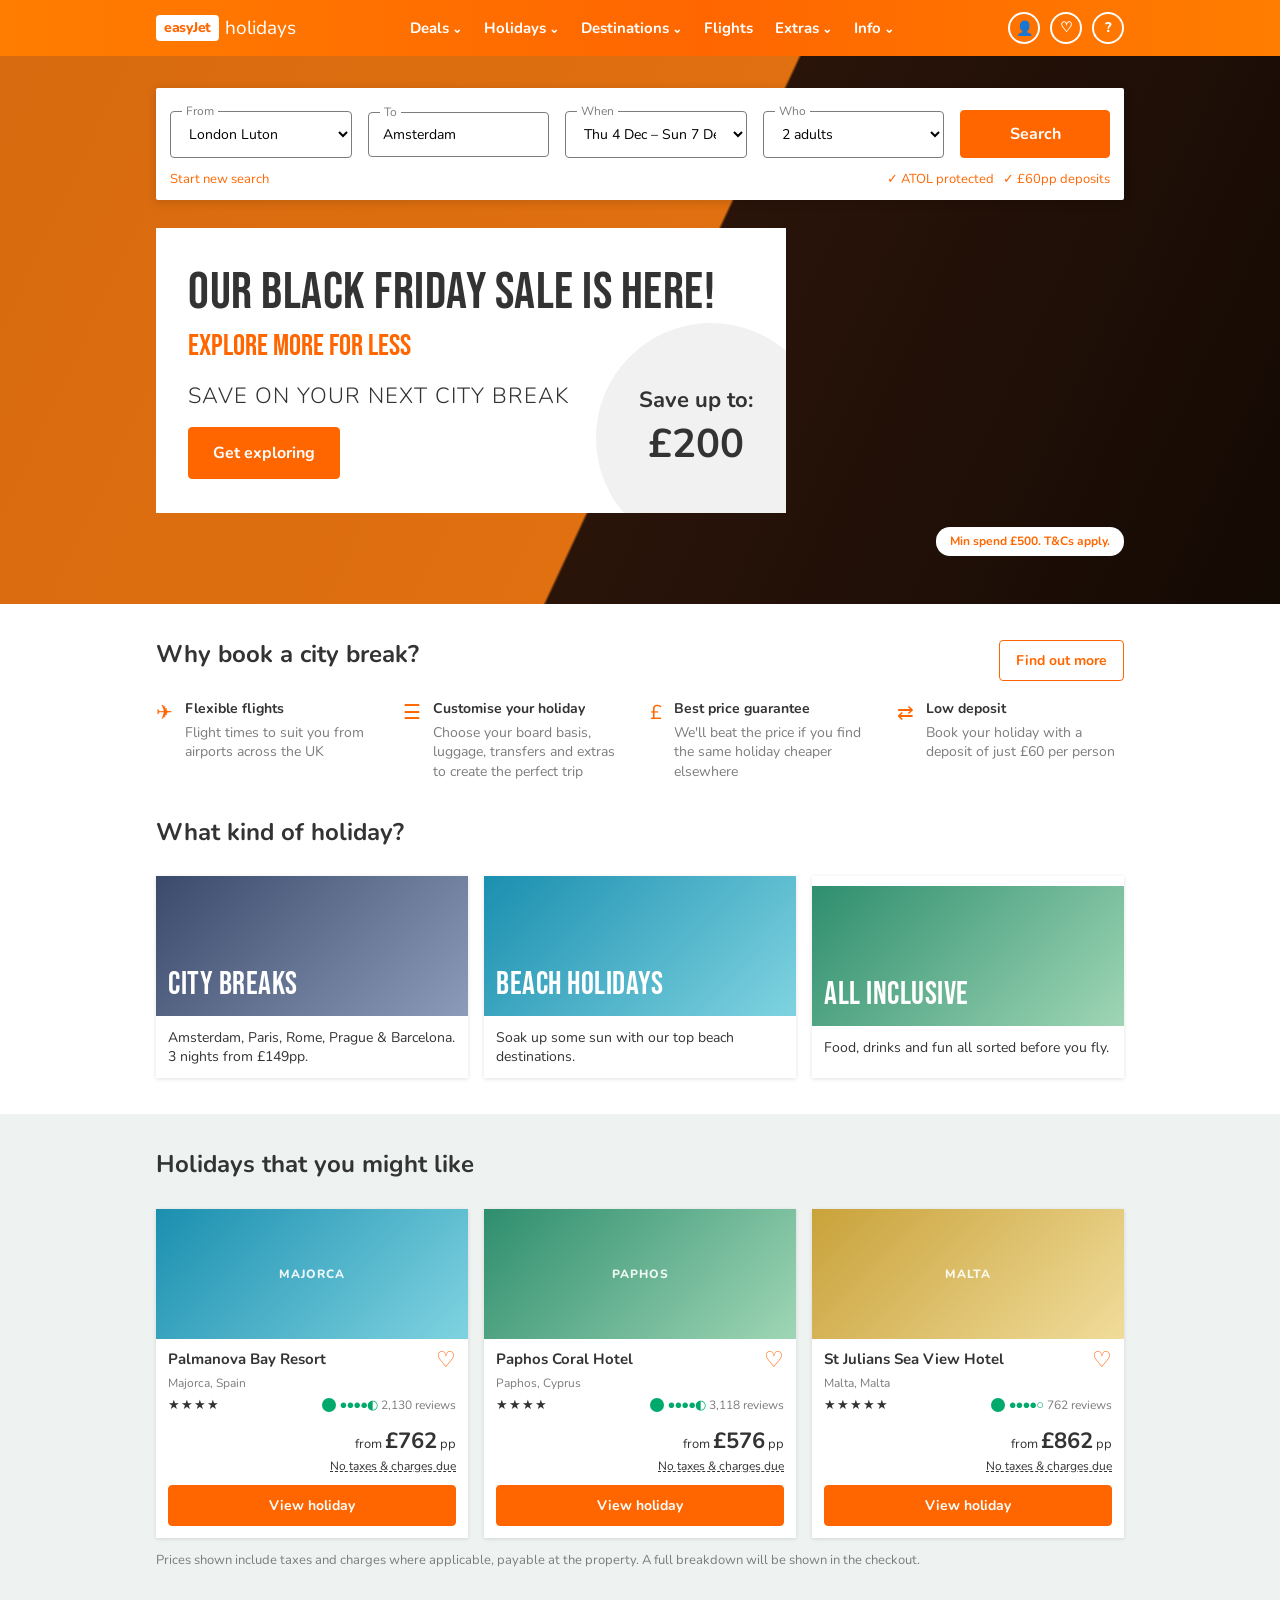
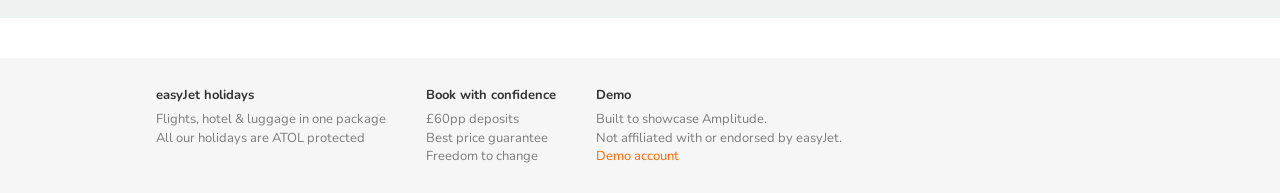
<file: index.html>
<!DOCTYPE html>
<html lang="en-GB">
<head>
<meta charset="utf-8">
<meta name="viewport" content="width=device-width, initial-scale=1">
<!-- Analytics + Session Replay (unified smart loader) -->
<script src="https://cdn.amplitude.com/script/58bdd4beb93faabbecaaf4258cff5f6d.js"></script>
<!-- Web Experiment — required for the visual editor to attach -->
<script src="https://cdn.amplitude.com/script/58bdd4beb93faabbecaaf4258cff5f6d.experiment.js"></script>
<!-- Guides & Surveys -->
<script src="https://cdn.amplitude.com/script/58bdd4beb93faabbecaaf4258cff5f6d.engagement.js"></script>
<script src="./assets/amp-init.js"></script>
<link rel="preconnect" href="https://fonts.googleapis.com">
<link rel="preconnect" href="https://fonts.gstatic.com" crossorigin>
<link href="https://fonts.googleapis.com/css2?family=Bebas+Neue&family=Nunito:wght@300;400;600;700;800&display=swap" rel="stylesheet">
<link rel="stylesheet" href="./assets/app.css">
<link rel="icon" href="data:image/svg+xml,%3Csvg xmlns='http://www.w3.org/2000/svg' viewBox='0 0 32 32'%3E%3Crect width='32' height='32' rx='6' fill='%23FF6600'/%3E%3Ctext x='16' y='22' font-size='16' text-anchor='middle' fill='white' font-family='Arial' font-weight='bold'%3Eej%3C/text%3E%3C/svg%3E">
<script src="./assets/app.js" defer></script>
<title>Holidays 2026 / 2027 | easyJet holidays</title>
</head>
<body data-page="home">
<div id="site-header"></div>
<main>
  <section class="hero"><div class="wrap">
    <div id="search-slot"></div>
    <div class="deal" id="deal-banner">
      <h2>Our Black Friday sale is here!</h2>
      <div class="sub">Explore more for less</div>
      <div class="line">Save on your next city break</div>
      <a class="btn" href="./results.html?type=City%20breaks" id="deal-cta">Get exploring</a>
      <div class="roundel">Save up to:<b>£200</b></div>
    </div>
    <div style="text-align:right"><span class="tc-pill">Min spend £500. T&amp;Cs apply.</span></div>
  </div></section>

  <section class="section" id="why"><div class="wrap">
    <div class="section-head"><h2>Why book a city break?</h2><a class="btn outline small" href="./results.html?type=City%20breaks">Find out more</a></div>
    <div class="usp-row">
      <div class="usp"><span class="ic">✈</span><div><b>Flexible flights</b><p>Flight times to suit you from airports across the UK</p></div></div>
      <div class="usp"><span class="ic">☰</span><div><b>Customise your holiday</b><p>Choose your board basis, luggage, transfers and extras to create the perfect trip</p></div></div>
      <div class="usp"><span class="ic">£</span><div><b>Best price guarantee</b><p>We'll beat the price if you find the same holiday cheaper elsewhere</p></div></div>
      <div class="usp"><span class="ic">⇄</span><div><b>Low deposit</b><p>Book your holiday with a deposit of just £60 per person</p></div></div>
    </div>
  </div></section>

  <section class="section" style="padding-top:0"><div class="wrap">
    <div class="section-head"><h2>What kind of holiday?</h2></div>
    <div class="type-tiles">
      <button class="tile" data-type="City breaks"><div class="ph ph-city">City breaks</div><div class="body">Amsterdam, Paris, Rome, Prague &amp; Barcelona. 3 nights from £149pp.</div></button>
      <button class="tile" data-type="Beach holidays"><div class="ph ph-beach">Beach holidays</div><div class="body">Soak up some sun with our top beach destinations.</div></button>
      <button class="tile" data-type="All inclusive"><div class="ph ph-allinc">All inclusive</div><div class="body">Food, drinks and fun all sorted before you fly.</div></button>
    </div>
  </div></section>

  <section class="section tint"><div class="wrap">
    <div class="section-head"><h2>Holidays that you might like</h2></div>
    <div class="cards" id="picks"></div>
    <p class="small muted">Prices shown include taxes and charges where applicable, payable at the property. A full breakdown will be shown in the checkout.</p>
  </div></section>
</main>
<div id="site-footer"></div>
</body>
</html>
</file>
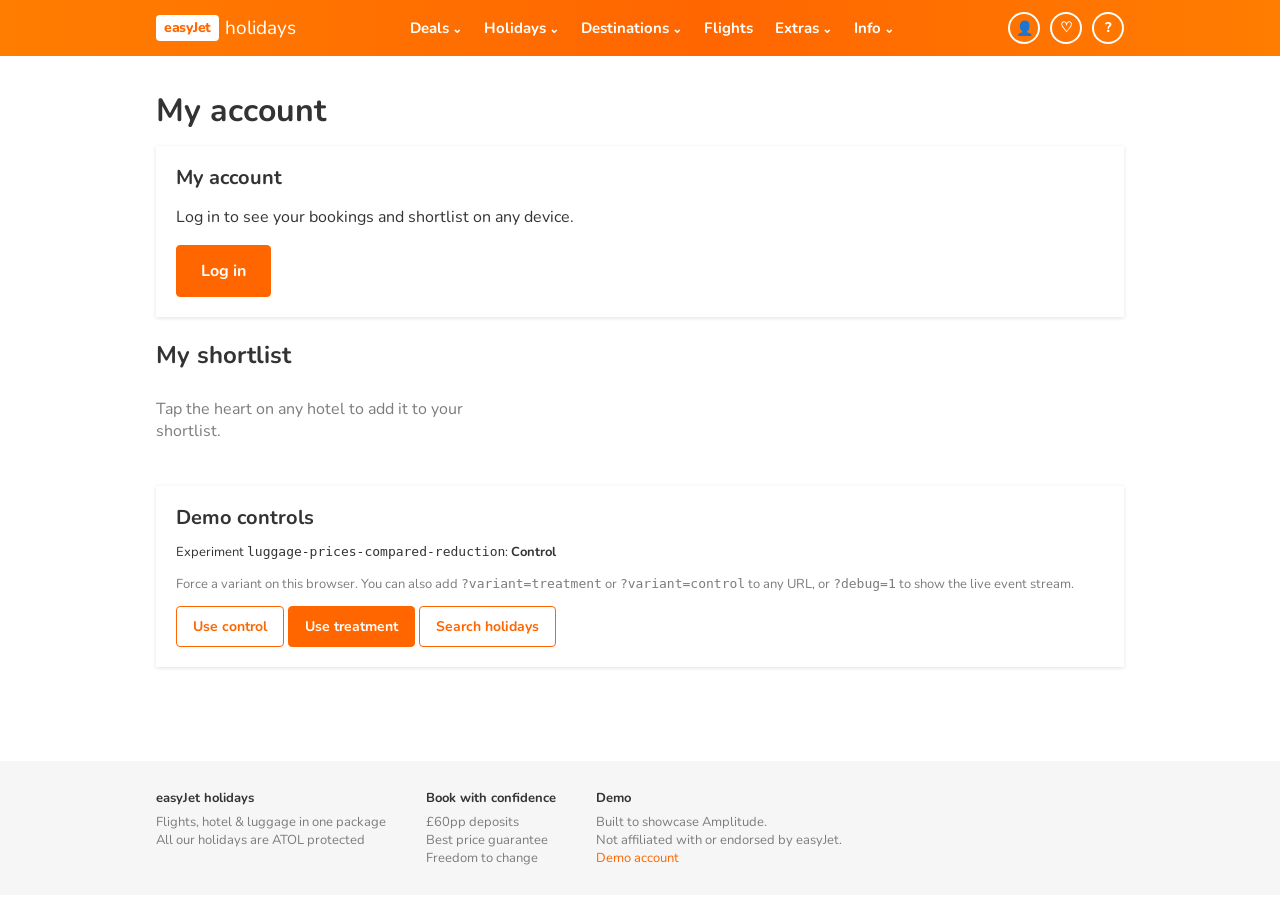
<file: account.html>
<!DOCTYPE html>
<html lang="en-GB">
<head>
<meta charset="utf-8">
<meta name="viewport" content="width=device-width, initial-scale=1">
<!-- Analytics + Session Replay (unified smart loader) -->
<script src="https://cdn.amplitude.com/script/58bdd4beb93faabbecaaf4258cff5f6d.js"></script>
<!-- Web Experiment — required for the visual editor to attach -->
<script src="https://cdn.amplitude.com/script/58bdd4beb93faabbecaaf4258cff5f6d.experiment.js"></script>
<!-- Guides & Surveys -->
<script src="https://cdn.amplitude.com/script/58bdd4beb93faabbecaaf4258cff5f6d.engagement.js"></script>
<script src="./assets/amp-init.js"></script>
<link rel="preconnect" href="https://fonts.googleapis.com">
<link rel="preconnect" href="https://fonts.gstatic.com" crossorigin>
<link href="https://fonts.googleapis.com/css2?family=Bebas+Neue&family=Nunito:wght@300;400;600;700;800&display=swap" rel="stylesheet">
<link rel="stylesheet" href="./assets/app.css">
<link rel="icon" href="data:image/svg+xml,%3Csvg xmlns='http://www.w3.org/2000/svg' viewBox='0 0 32 32'%3E%3Crect width='32' height='32' rx='6' fill='%23FF6600'/%3E%3Ctext x='16' y='22' font-size='16' text-anchor='middle' fill='white' font-family='Arial' font-weight='bold'%3Eej%3C/text%3E%3C/svg%3E">
<script src="./assets/app.js" defer></script>
<title>My account | easyJet holidays</title>
</head>
<body data-page="account">
<div id="site-header"></div>
<main class="section"><div class="wrap">
  <h1>My account</h1>
  <div id="acct"></div>
  <h2 id="shortlist" style="margin-top:24px">My shortlist</h2>
  <div class="cards" id="shortlist-cards"></div>
  <div class="panel" style="margin-top:28px">
    <h2>Demo controls</h2>
    <p class="small">Experiment <code>luggage-prices-compared-reduction</code>: <b id="variant-state"></b></p>
    <p class="small muted">Force a variant on this browser. You can also add <code>?variant=treatment</code> or <code>?variant=control</code> to any URL, or <code>?debug=1</code> to show the live event stream.</p>
    <button class="btn outline small" id="v-control">Use control</button> <button class="btn small" id="v-treat">Use treatment</button> <a class="btn outline small" href="./results.html">Search holidays</a>
  </div>
</div></main>
<div id="site-footer"></div>
</body>
</html>
</file>
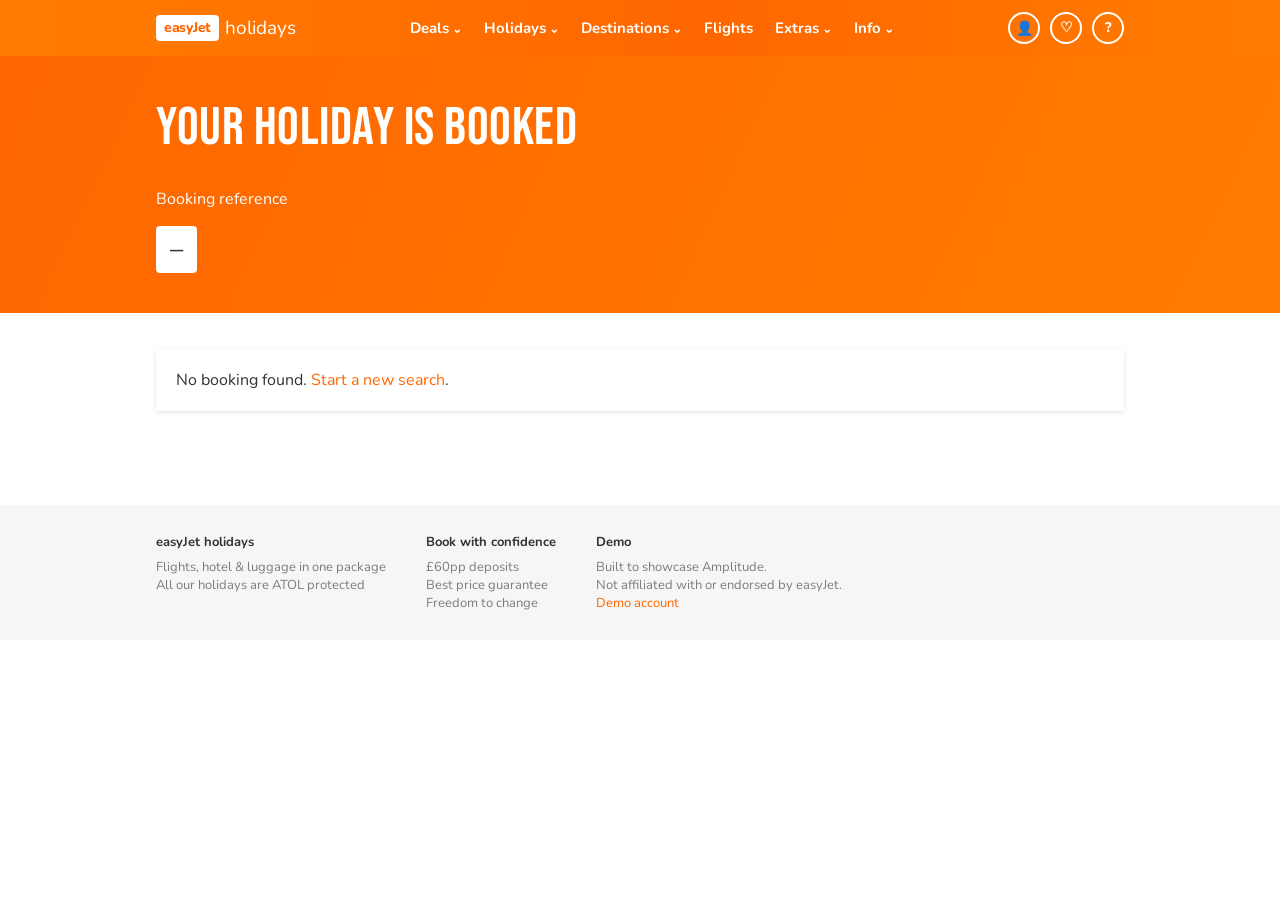
<file: confirmation.html>
<!DOCTYPE html>
<html lang="en-GB">
<head>
<meta charset="utf-8">
<meta name="viewport" content="width=device-width, initial-scale=1">
<!-- Analytics + Session Replay (unified smart loader) -->
<script src="https://cdn.amplitude.com/script/58bdd4beb93faabbecaaf4258cff5f6d.js"></script>
<!-- Web Experiment — required for the visual editor to attach -->
<script src="https://cdn.amplitude.com/script/58bdd4beb93faabbecaaf4258cff5f6d.experiment.js"></script>
<!-- Guides & Surveys -->
<script src="https://cdn.amplitude.com/script/58bdd4beb93faabbecaaf4258cff5f6d.engagement.js"></script>
<script src="./assets/amp-init.js"></script>
<link rel="preconnect" href="https://fonts.googleapis.com">
<link rel="preconnect" href="https://fonts.gstatic.com" crossorigin>
<link href="https://fonts.googleapis.com/css2?family=Bebas+Neue&family=Nunito:wght@300;400;600;700;800&display=swap" rel="stylesheet">
<link rel="stylesheet" href="./assets/app.css">
<link rel="icon" href="data:image/svg+xml,%3Csvg xmlns='http://www.w3.org/2000/svg' viewBox='0 0 32 32'%3E%3Crect width='32' height='32' rx='6' fill='%23FF6600'/%3E%3Ctext x='16' y='22' font-size='16' text-anchor='middle' fill='white' font-family='Arial' font-weight='bold'%3Eej%3C/text%3E%3C/svg%3E">
<script src="./assets/app.js" defer></script>
<title>Your holiday is booked | easyJet holidays</title>
</head>
<body data-page="confirmation">
<div id="site-header"></div>
<section class="confirm-hero"><div class="wrap">
  <h1>Your holiday is booked</h1>
  <p>Booking reference</p>
  <span class="ref" id="conf-ref">—</span>
</div></section>
<main class="section"><div class="wrap" id="conf"></div></main>
<div id="site-footer"></div>
</body>
</html>
</file>
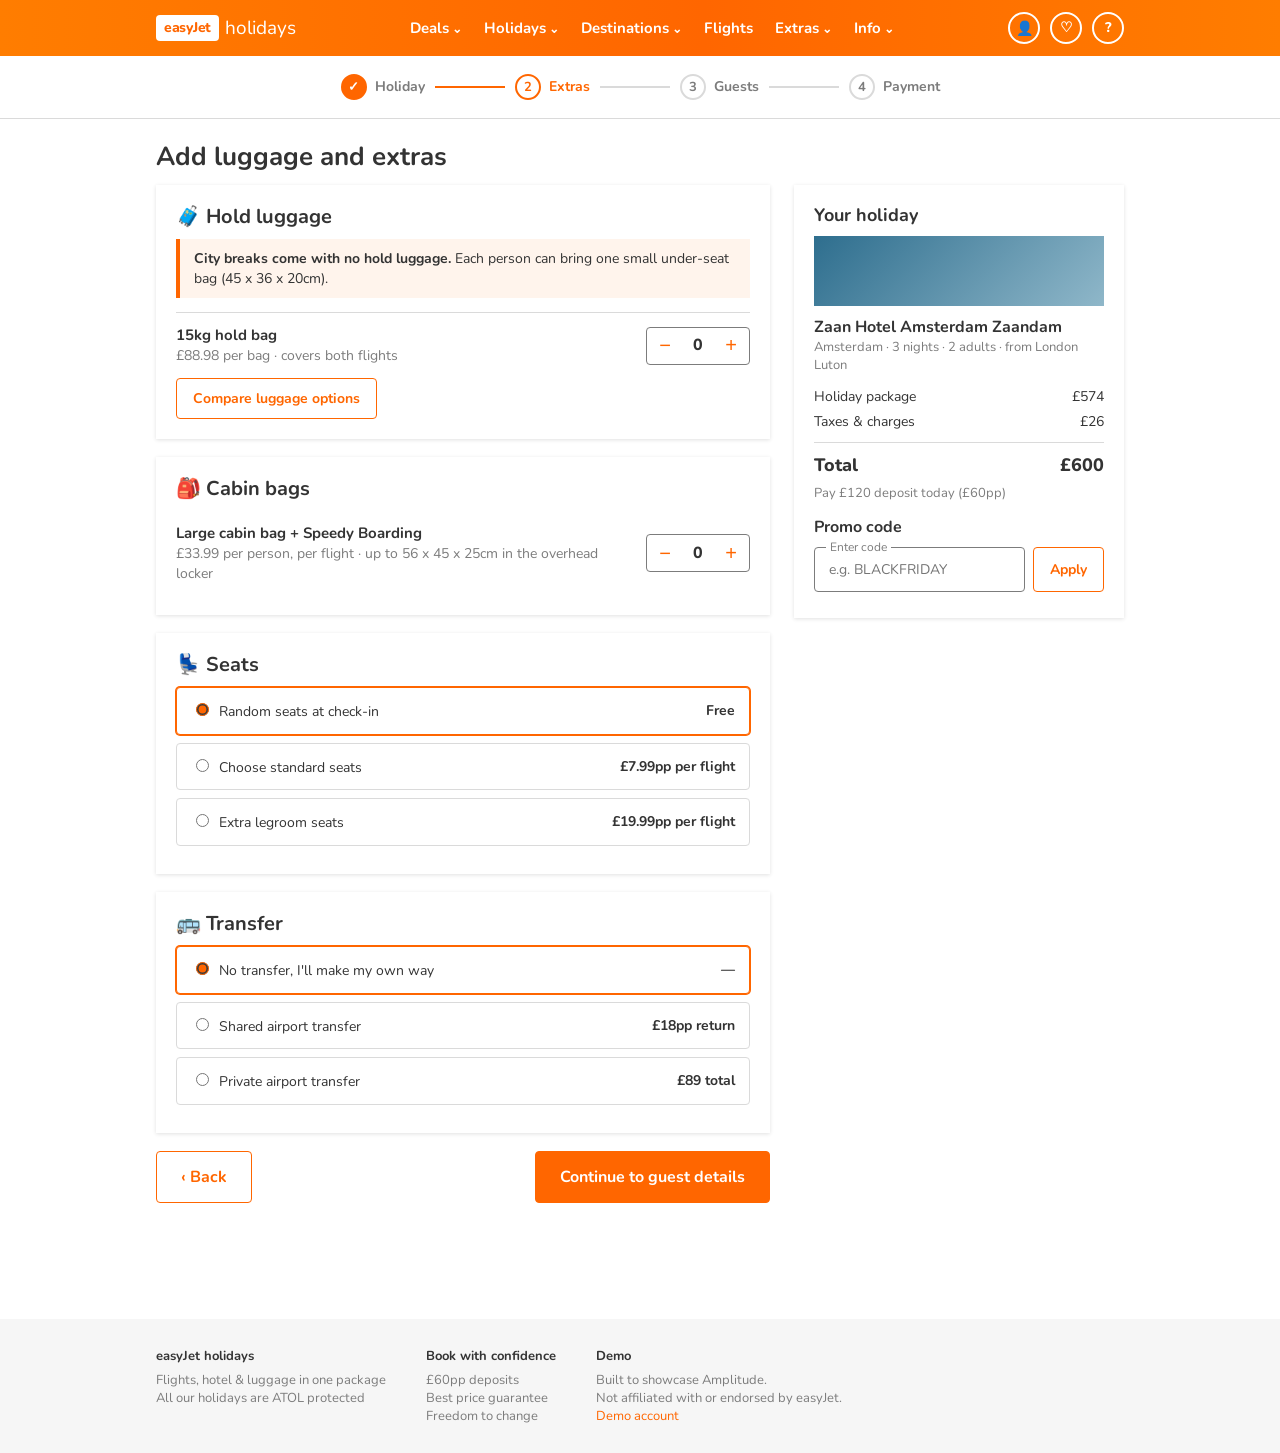
<file: extras.html>
<!DOCTYPE html>
<html lang="en-GB">
<head>
<meta charset="utf-8">
<meta name="viewport" content="width=device-width, initial-scale=1">
<!-- Analytics + Session Replay (unified smart loader) -->
<script src="https://cdn.amplitude.com/script/58bdd4beb93faabbecaaf4258cff5f6d.js"></script>
<!-- Web Experiment — required for the visual editor to attach -->
<script src="https://cdn.amplitude.com/script/58bdd4beb93faabbecaaf4258cff5f6d.experiment.js"></script>
<!-- Guides & Surveys -->
<script src="https://cdn.amplitude.com/script/58bdd4beb93faabbecaaf4258cff5f6d.engagement.js"></script>
<script src="./assets/amp-init.js"></script>
<link rel="preconnect" href="https://fonts.googleapis.com">
<link rel="preconnect" href="https://fonts.gstatic.com" crossorigin>
<link href="https://fonts.googleapis.com/css2?family=Bebas+Neue&family=Nunito:wght@300;400;600;700;800&display=swap" rel="stylesheet">
<link rel="stylesheet" href="./assets/app.css">
<link rel="icon" href="data:image/svg+xml,%3Csvg xmlns='http://www.w3.org/2000/svg' viewBox='0 0 32 32'%3E%3Crect width='32' height='32' rx='6' fill='%23FF6600'/%3E%3Ctext x='16' y='22' font-size='16' text-anchor='middle' fill='white' font-family='Arial' font-weight='bold'%3Eej%3C/text%3E%3C/svg%3E">
<script src="./assets/app.js" defer></script>
<title>Extras | easyJet holidays</title>
</head>
<body data-page="extras">
<div id="site-header"></div>
<div id="progress"></div>
<main class="section" style="padding-top:22px"><div class="wrap">
  <h1 style="font-size:26px">Add luggage and extras</h1>
  <div class="checkout-grid">
    <div>
      <section class="panel" id="sec-hold"></section>
      <section class="panel" id="sec-cabin"></section>
      <section class="panel" id="sec-seats"></section>
      <section class="panel" id="sec-transfer"></section>
      <div class="nav-buttons"><button class="btn outline" id="back-btn">‹ Back</button><button class="btn" id="continue-btn">Continue to guest details</button></div>
    </div>
    <aside class="panel sticky-sum" id="summary"></aside>
  </div>
</div></main>
<div id="site-footer"></div>
</body>
</html>
</file>
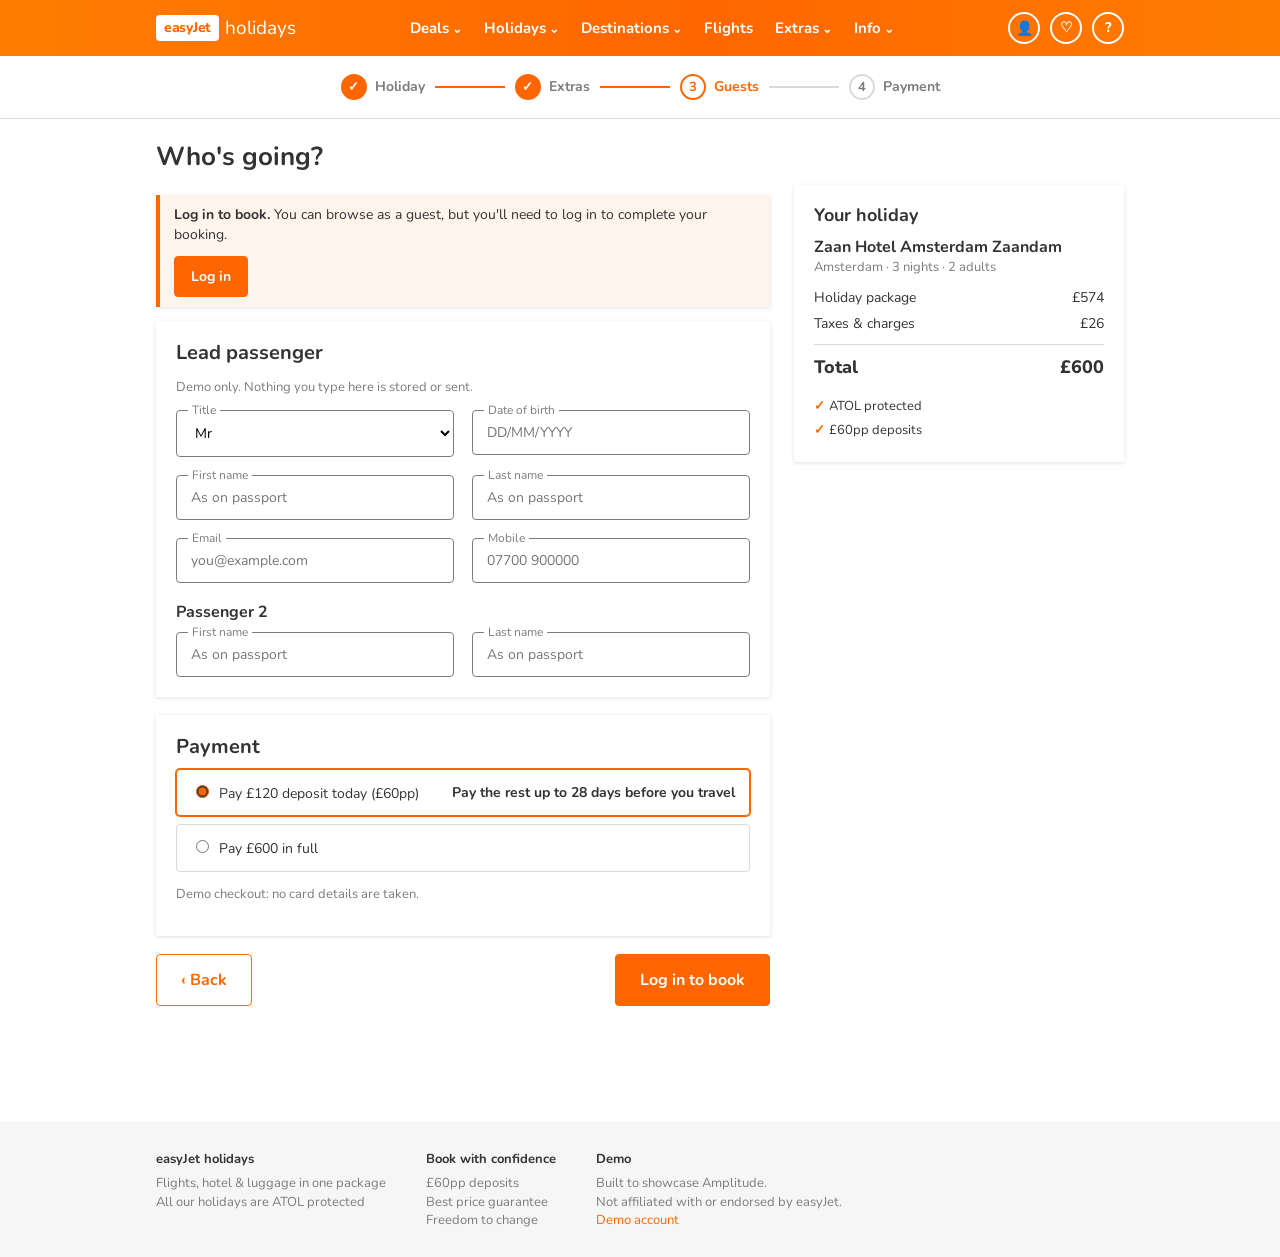
<file: guests.html>
<!DOCTYPE html>
<html lang="en-GB">
<head>
<meta charset="utf-8">
<meta name="viewport" content="width=device-width, initial-scale=1">
<!-- Analytics + Session Replay (unified smart loader) -->
<script src="https://cdn.amplitude.com/script/58bdd4beb93faabbecaaf4258cff5f6d.js"></script>
<!-- Web Experiment — required for the visual editor to attach -->
<script src="https://cdn.amplitude.com/script/58bdd4beb93faabbecaaf4258cff5f6d.experiment.js"></script>
<!-- Guides & Surveys -->
<script src="https://cdn.amplitude.com/script/58bdd4beb93faabbecaaf4258cff5f6d.engagement.js"></script>
<script src="./assets/amp-init.js"></script>
<link rel="preconnect" href="https://fonts.googleapis.com">
<link rel="preconnect" href="https://fonts.gstatic.com" crossorigin>
<link href="https://fonts.googleapis.com/css2?family=Bebas+Neue&family=Nunito:wght@300;400;600;700;800&display=swap" rel="stylesheet">
<link rel="stylesheet" href="./assets/app.css">
<link rel="icon" href="data:image/svg+xml,%3Csvg xmlns='http://www.w3.org/2000/svg' viewBox='0 0 32 32'%3E%3Crect width='32' height='32' rx='6' fill='%23FF6600'/%3E%3Ctext x='16' y='22' font-size='16' text-anchor='middle' fill='white' font-family='Arial' font-weight='bold'%3Eej%3C/text%3E%3C/svg%3E">
<script src="./assets/app.js" defer></script>
<title>Guest details | easyJet holidays</title>
</head>
<body data-page="guests">
<div id="site-header"></div>
<div id="progress"></div>
<main class="section" style="padding-top:22px"><div class="wrap">
  <h1 style="font-size:26px">Who's going?</h1>
  <div class="checkout-grid">
    <div>
      <div class="panel notice" id="login-gate" style="display:flex;justify-content:space-between;align-items:center;gap:12px;flex-wrap:wrap">
        <span><b>Log in to book.</b> You can browse as a guest, but you'll need to log in to complete your booking.</span>
        <button class="btn small" id="gate-login">Log in</button>
      </div>
      <section class="panel">
        <h2>Lead passenger</h2>
        <p class="small" id="signed-in"></p>
        <p class="small muted">Demo only. Nothing you type here is stored or sent.</p>
        <div class="form-grid">
          <label class="field"><span>Title</span><select><option>Mr</option><option>Mrs</option><option>Ms</option><option>Miss</option><option>Mx</option></select></label>
          <label class="field"><span>Date of birth</span><input placeholder="DD/MM/YYYY" autocomplete="off"></label>
          <label class="field"><span>First name</span><input placeholder="As on passport" autocomplete="off"></label>
          <label class="field"><span>Last name</span><input placeholder="As on passport" autocomplete="off"></label>
          <label class="field"><span>Email</span><input placeholder="you@example.com" autocomplete="off"></label>
          <label class="field"><span>Mobile</span><input placeholder="07700 900000" autocomplete="off"></label>
        </div>
        <div id="pax2"></div>
      </section>
      <section class="panel">
        <h2>Payment</h2>
        <label class="choice sel"><span><input type="radio" name="pay" checked><span id="pay-deposit-lbl"></span></span><span class="delta">Pay the rest up to 28 days before you travel</span></label>
        <label class="choice"><span><input type="radio" name="pay"><span id="pay-full-lbl"></span></span><span class="delta"></span></label>
        <p class="small muted">Demo checkout: no card details are taken.</p>
      </section>
      <div class="nav-buttons"><a class="btn outline" href="./extras.html">‹ Back</a><button class="btn" id="book-btn">Book now</button></div>
    </div>
    <aside class="panel sticky-sum" id="summary"></aside>
  </div>
</div></main>
<div id="site-footer"></div>
</body>
</html>
</file>
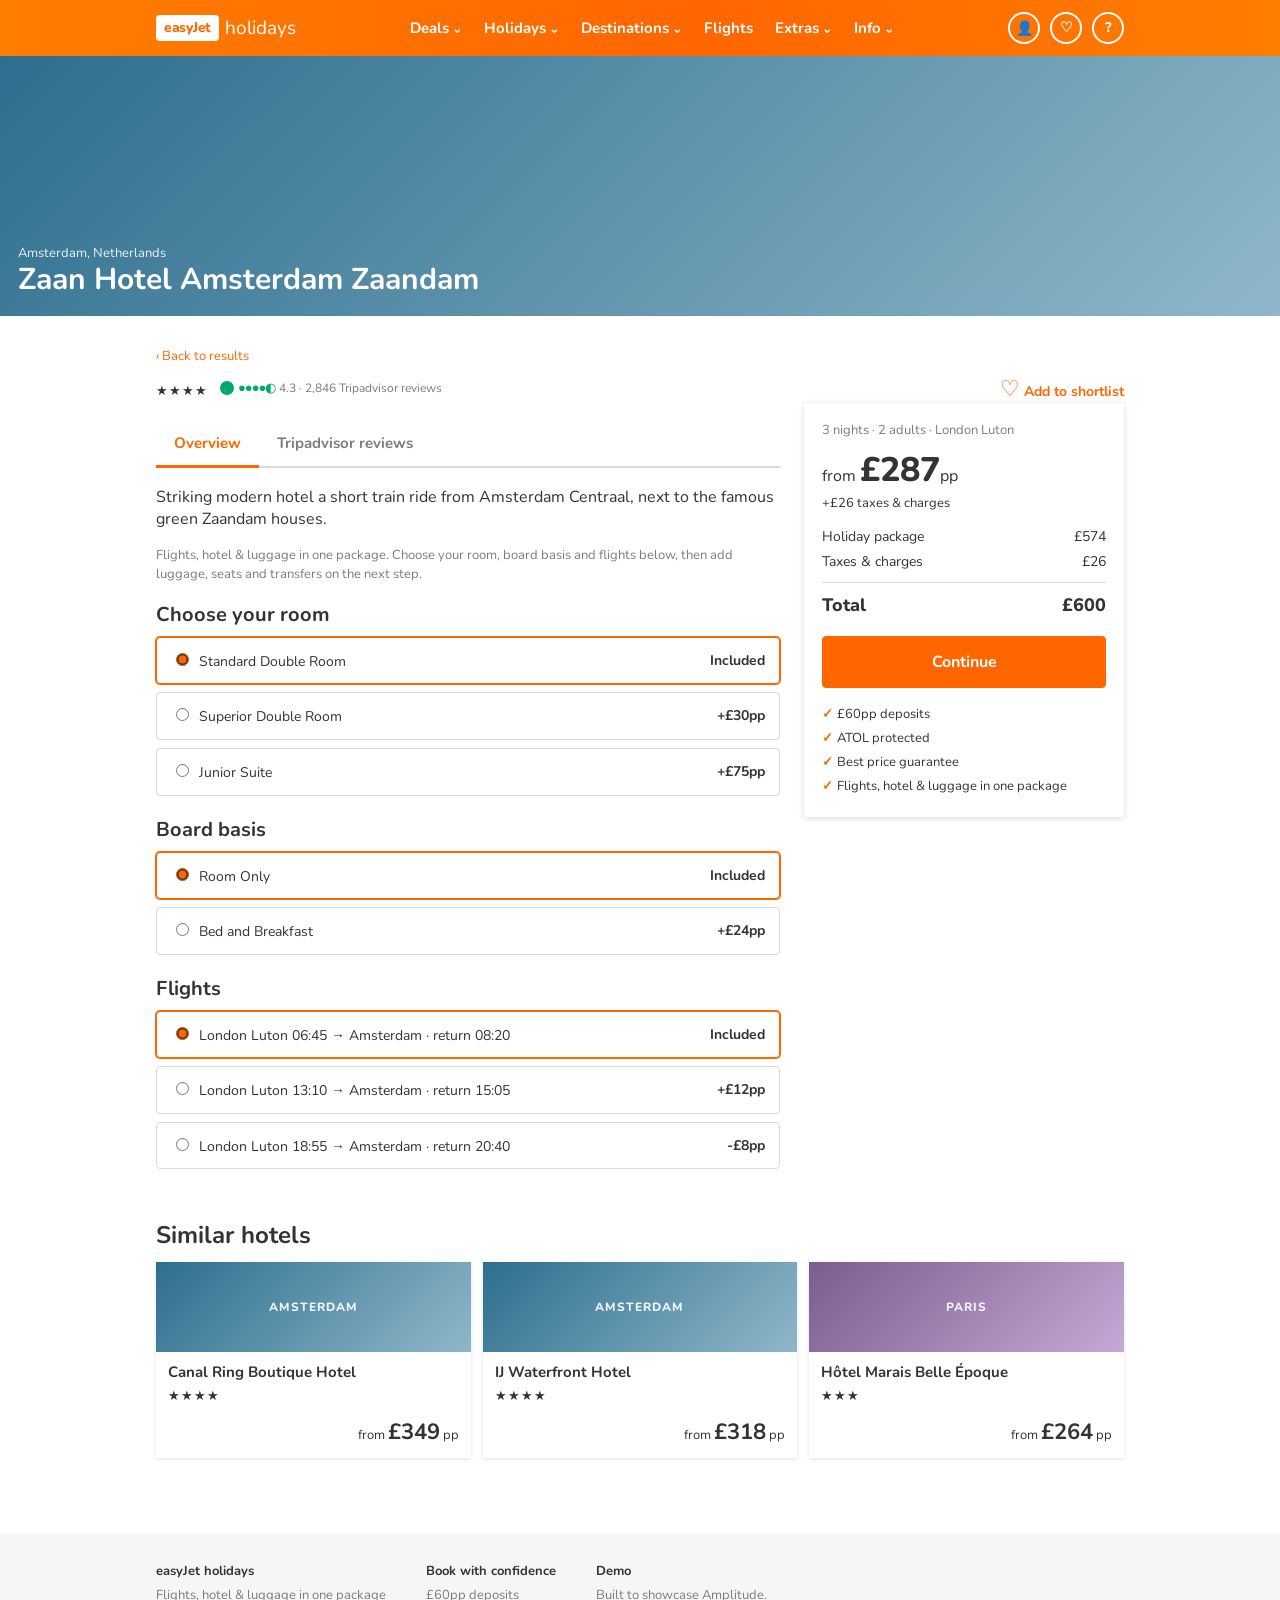
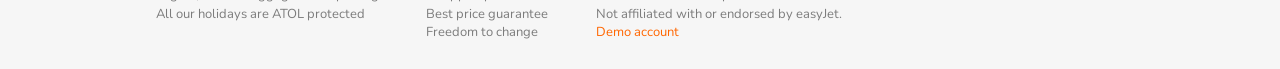
<file: hotel.html>
<!DOCTYPE html>
<html lang="en-GB">
<head>
<meta charset="utf-8">
<meta name="viewport" content="width=device-width, initial-scale=1">
<!-- Analytics + Session Replay (unified smart loader) -->
<script src="https://cdn.amplitude.com/script/58bdd4beb93faabbecaaf4258cff5f6d.js"></script>
<!-- Web Experiment — required for the visual editor to attach -->
<script src="https://cdn.amplitude.com/script/58bdd4beb93faabbecaaf4258cff5f6d.experiment.js"></script>
<!-- Guides & Surveys -->
<script src="https://cdn.amplitude.com/script/58bdd4beb93faabbecaaf4258cff5f6d.engagement.js"></script>
<script src="./assets/amp-init.js"></script>
<link rel="preconnect" href="https://fonts.googleapis.com">
<link rel="preconnect" href="https://fonts.gstatic.com" crossorigin>
<link href="https://fonts.googleapis.com/css2?family=Bebas+Neue&family=Nunito:wght@300;400;600;700;800&display=swap" rel="stylesheet">
<link rel="stylesheet" href="./assets/app.css">
<link rel="icon" href="data:image/svg+xml,%3Csvg xmlns='http://www.w3.org/2000/svg' viewBox='0 0 32 32'%3E%3Crect width='32' height='32' rx='6' fill='%23FF6600'/%3E%3Ctext x='16' y='22' font-size='16' text-anchor='middle' fill='white' font-family='Arial' font-weight='bold'%3Eej%3C/text%3E%3C/svg%3E">
<script src="./assets/app.js" defer></script>
<title>Hotel | easyJet holidays</title>
</head>
<body data-page="hotel">
<div id="site-header"></div>
<div id="hotel-hero" class="hotel-hero"></div>
<main class="section" style="padding-top:18px"><div class="wrap">
  <p class="small"><a href="./results.html">‹ Back to results</a></p>
  <div id="hotel-head"></div>
  <div class="hotel-grid">
    <div>
      <div class="tabs"><button class="active" data-tab="overview">Overview</button><button data-tab="reviews">Tripadvisor reviews</button></div>
      <div id="tab-overview"></div>
      <div id="tab-reviews" class="hidden"></div>
      <div class="choice-group"><h2 style="font-size:20px;margin-top:20px">Choose your room</h2><div id="ch-room"></div></div>
      <div class="choice-group"><h2 style="font-size:20px">Board basis</h2><div id="ch-board"></div></div>
      <div class="choice-group"><h2 style="font-size:20px">Flights</h2><div id="ch-flight"></div></div>
    </div>
    <aside class="sticky-sum" id="sum"></aside>
  </div>
  <h2 style="margin-top:30px">Similar hotels</h2>
  <div class="similar" id="similar"></div>
</div></main>
<div id="site-footer"></div>
</body>
</html>
</file>
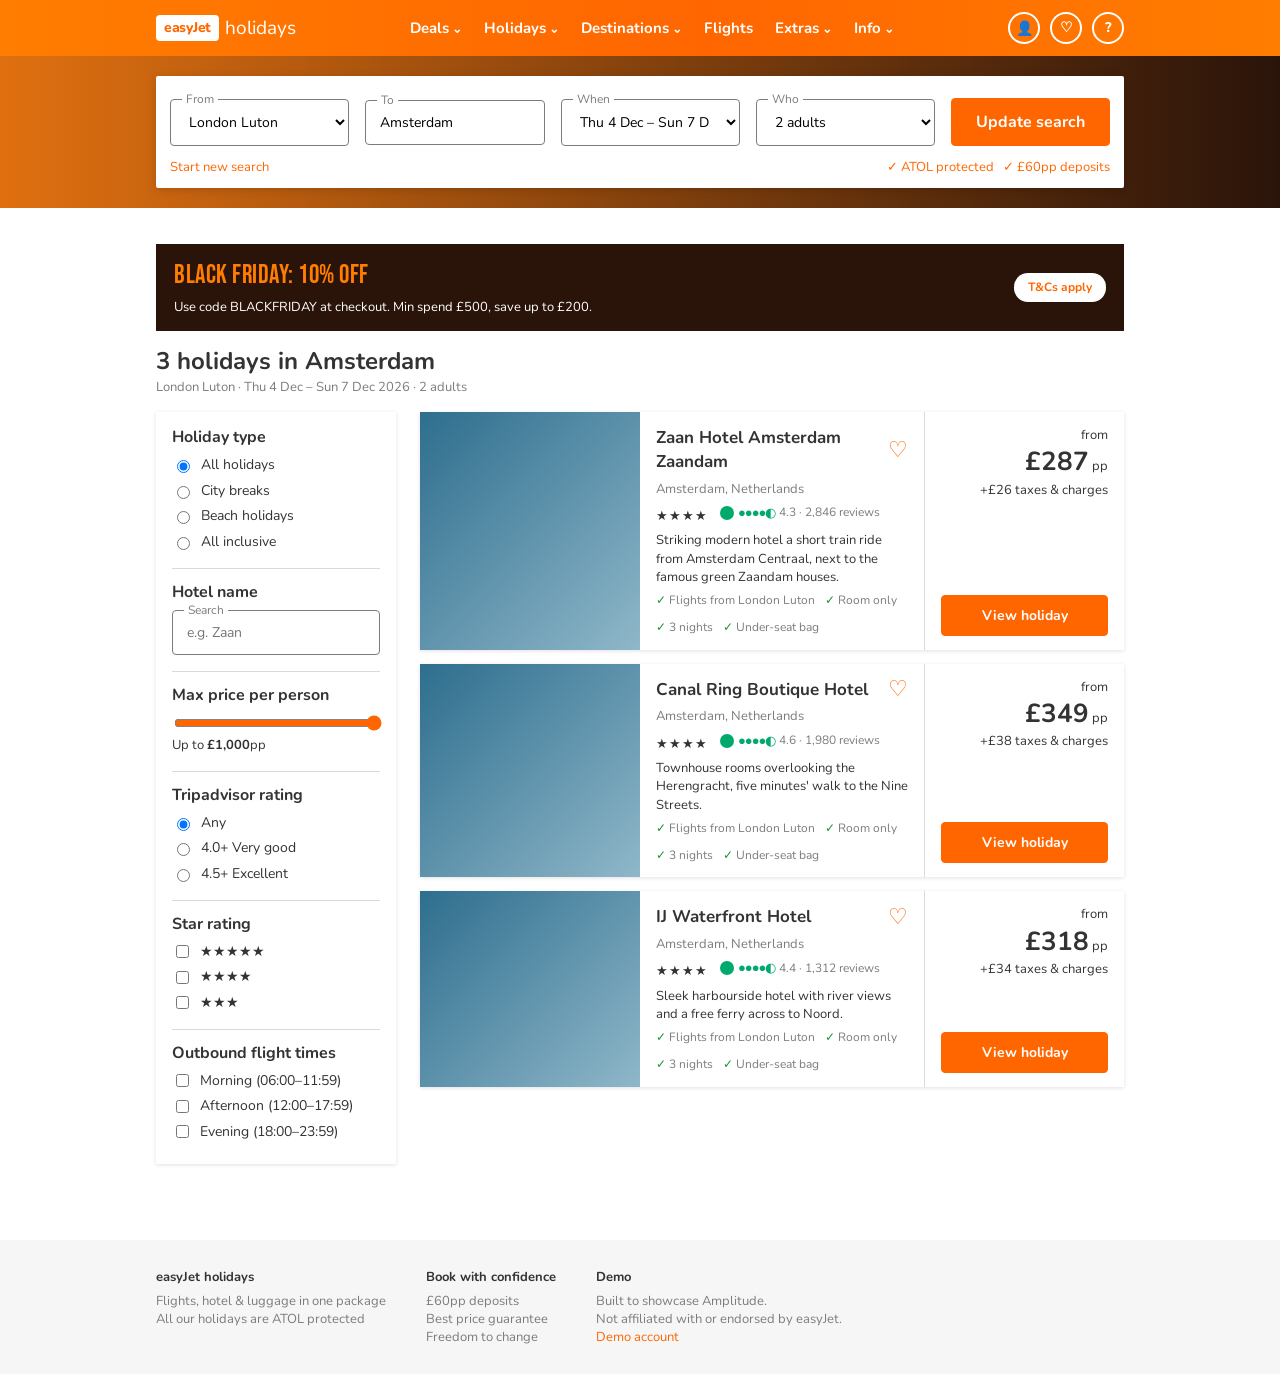
<file: results.html>
<!DOCTYPE html>
<html lang="en-GB">
<head>
<meta charset="utf-8">
<meta name="viewport" content="width=device-width, initial-scale=1">
<!-- Analytics + Session Replay (unified smart loader) -->
<script src="https://cdn.amplitude.com/script/58bdd4beb93faabbecaaf4258cff5f6d.js"></script>
<!-- Web Experiment — required for the visual editor to attach -->
<script src="https://cdn.amplitude.com/script/58bdd4beb93faabbecaaf4258cff5f6d.experiment.js"></script>
<!-- Guides & Surveys -->
<script src="https://cdn.amplitude.com/script/58bdd4beb93faabbecaaf4258cff5f6d.engagement.js"></script>
<script src="./assets/amp-init.js"></script>
<link rel="preconnect" href="https://fonts.googleapis.com">
<link rel="preconnect" href="https://fonts.gstatic.com" crossorigin>
<link href="https://fonts.googleapis.com/css2?family=Bebas+Neue&family=Nunito:wght@300;400;600;700;800&display=swap" rel="stylesheet">
<link rel="stylesheet" href="./assets/app.css">
<link rel="icon" href="data:image/svg+xml,%3Csvg xmlns='http://www.w3.org/2000/svg' viewBox='0 0 32 32'%3E%3Crect width='32' height='32' rx='6' fill='%23FF6600'/%3E%3Ctext x='16' y='22' font-size='16' text-anchor='middle' fill='white' font-family='Arial' font-weight='bold'%3Eej%3C/text%3E%3C/svg%3E">
<script src="./assets/app.js" defer></script>
<title>Search results | easyJet holidays</title>
</head>
<body data-page="results">
<div id="site-header"></div>
<section class="hero" style="padding:20px 0;background:linear-gradient(90deg,#E07010,#2A140A)"><div class="wrap"><div id="search-slot"></div></div></section>
<main class="section"><div class="wrap">
  <div class="promo-strip" id="promo-strip"><div><b>Black Friday: 10% off</b><br><span class="small">Use code BLACKFRIDAY at checkout. Min spend £500, save up to £200.</span></div><span class="tc-pill" style="margin:0">T&amp;Cs apply</span></div>
  <h1 id="res-title" style="font-size:24px;margin:0"></h1>
  <p class="muted small" id="res-sub" style="margin:2px 0 16px"></p>
  <div class="results-layout">
    <aside class="filters" id="filters"></aside>
    <div id="results"></div>
  </div>
</div></main>
<div id="site-footer"></div>
</body>
</html>
</file>
<file: assets/app.css>
:root {
  --orange: #FF6600;
  --orange-dark: #E65C00;
  --header: #FF7D00;
  --text: #333333;
  --muted: #7C7C7C;
  --line: #DADADA;
  --tint: #EEF3F2;
  --white: #FFFFFF;
  --hero-dark: #2A140A;
  --ta-green: #00AA6C;
  --ok: #1E8E3E;
  --radius: 4px;
  --wrap: 1000px;
  --font: "Nunito", Arial, Helvetica, sans-serif;
  --display: "Bebas Neue", "Arial Narrow", Arial, sans-serif;
}

* { box-sizing: border-box; }
body { margin: 0; font-family: var(--font); color: var(--text); background: var(--white); font-size: 16px; line-height: 1.4; }
a { color: var(--orange); text-decoration: none; }
a:hover { text-decoration: underline; }
img { max-width: 100%; }
h1, h2, h3 { margin: 0 0 .5em; line-height: 1.2; }
h1 { font-size: 32px; font-weight: 700; }
h2 { font-size: 24px; font-weight: 700; }
h3 { font-size: 16px; font-weight: 700; }
.wrap { max-width: var(--wrap); margin: 0 auto; padding: 0 16px; }
.muted { color: var(--muted); }
.small { font-size: 13px; }
.hidden { display: none !important; }

/* Header */
.site-header { background: linear-gradient(90deg, var(--header) 0%, var(--orange) 55%, var(--header) 100%); color: #fff; }
.site-header .wrap { display: flex; align-items: center; gap: 24px; height: 56px; }
.logo { display: flex; align-items: center; gap: 6px; color: #fff; text-decoration: none !important; }
.logo .mark { background: #fff; color: var(--orange); font-weight: 800; font-size: 14px; padding: 3px 8px; border-radius: 4px; letter-spacing: -.3px; }
.logo .word { font-size: 19px; font-weight: 400; letter-spacing: -.2px; }
.nav { display: flex; gap: 22px; flex: 1; justify-content: center; }
.nav a { color: #fff; font-weight: 700; font-size: 15px; }
.nav a::after { content: " ⌄"; font-size: 12px; }
.nav a.no-caret::after { content: ""; }
.icons { display: flex; gap: 10px; align-items: center; }
.icon-btn { width: 32px; height: 32px; border-radius: 50%; border: 2px solid #fff; background: transparent; color: #fff; display: inline-flex; align-items: center; justify-content: center; cursor: pointer; font-size: 14px; font-family: var(--font); font-weight: 800; position: relative; text-decoration: none !important; }
.icon-btn .count { position: absolute; top: -6px; right: -6px; background: #fff; color: var(--orange); border-radius: 10px; font-size: 10px; padding: 0 5px; line-height: 16px; }
.user-chip { background: #fff; color: var(--orange); border-radius: 16px; padding: 4px 12px; font-weight: 700; font-size: 13px; cursor: pointer; border: 0; font-family: var(--font); }
@media (max-width: 820px) { .nav { display: none; } .site-header .wrap { justify-content: space-between; } }

/* Buttons and inputs */
.btn { display: inline-flex; align-items: center; justify-content: center; gap: 8px; background: var(--orange); color: #fff; border: 1px solid var(--orange); border-radius: var(--radius); padding: 14px 24px; font: 700 16px var(--font); cursor: pointer; text-decoration: none !important; }
.btn:hover { background: var(--orange-dark); border-color: var(--orange-dark); }
.btn.outline { background: transparent; color: var(--orange); }
.btn.outline:hover { background: #FFF2E8; }
.btn.small { padding: 10px 16px; font-size: 14px; }
.btn.block { width: 100%; }
.btn[disabled] { opacity: .5; cursor: not-allowed; }
.linkbtn { background: none; border: 0; color: var(--orange); font: 700 14px var(--font); cursor: pointer; padding: 0; }
.field { position: relative; display: block; }
.field > span { position: absolute; top: -8px; left: 12px; background: #fff; padding: 0 4px; font-size: 12px; color: var(--muted); }
.field input, .field select { width: 100%; border: 1px solid var(--muted); border-radius: var(--radius); padding: 12px 14px; font: 14px var(--font); color: #000; background: #fff; }
.field input:focus, .field select:focus { outline: 2px solid var(--orange); border-color: var(--orange); }

/* Search card */
.hero { background: linear-gradient(115deg, #D86A0F 0%, #E07010 52%, var(--hero-dark) 52.2%, #140A04 100%); padding: 32px 0 48px; }
.search-card { background: #fff; border-radius: 2px; padding: 22px 14px 12px; box-shadow: 0 2px 10px rgba(0,0,0,.15); }
.search-grid { display: grid; grid-template-columns: 1fr 1fr 1fr 1fr auto; gap: 16px; align-items: center; }
.search-grid .btn { min-width: 150px; padding: 12px 24px; }
.search-meta { display: flex; justify-content: space-between; align-items: center; margin-top: 12px; font-size: 13px; color: var(--orange); gap: 12px; flex-wrap: wrap; }
@media (max-width: 820px) { .search-grid { grid-template-columns: 1fr 1fr; } .search-grid .btn { grid-column: 1 / -1; } }

/* Treatment: hold bag toggle */
.bag-toggle { display: inline-flex; align-items: center; gap: 8px; color: var(--text); font-weight: 700; cursor: pointer; user-select: none; }
.bag-toggle input { display: none; }
.bag-toggle .sw { width: 36px; height: 20px; border-radius: 10px; background: #ccc; position: relative; transition: background .15s; }
.bag-toggle .sw::after { content: ""; position: absolute; top: 2px; left: 2px; width: 16px; height: 16px; border-radius: 50%; background: #fff; transition: left .15s; }
.bag-toggle input:checked + .sw { background: var(--orange); }
.bag-toggle input:checked + .sw::after { left: 18px; }
.exp-only { display: none !important; }
html.exp-bags .exp-only { display: inline-flex !important; }
html.exp-bags .exp-only.block-el { display: block !important; }

/* Deal banner */
.deal { background: #fff; margin-top: 28px; max-width: 630px; padding: 34px 32px; position: relative; overflow: hidden; }
.deal h2 { font-family: var(--display); font-size: 52px; font-weight: 400; letter-spacing: .5px; margin: 0; color: var(--text); }
.deal .sub { font-family: var(--display); font-size: 30px; color: var(--orange); margin: 0 0 14px; }
.deal .line { font-size: 22px; letter-spacing: 1px; text-transform: uppercase; margin-bottom: 16px; font-weight: 300; }
.deal .roundel { position: absolute; right: -40px; bottom: -40px; width: 230px; height: 230px; border-radius: 50%; background: #F1F1F1; display: flex; flex-direction: column; align-items: center; justify-content: center; padding-right: 30px; padding-bottom: 20px; font-weight: 700; font-size: 22px; }
.deal .roundel b { font-size: 40px; }
.tc-pill { display: inline-block; background: #fff; color: var(--orange); font-size: 12px; font-weight: 700; border-radius: 14px; padding: 6px 14px; margin-top: 14px; }
@media (max-width: 640px) { .deal .roundel { display: none; } .deal h2 { font-size: 40px; } }

/* Sections */
.section { padding: 36px 0; }
.section.tint { background: var(--tint); }
.section-head { display: flex; justify-content: space-between; align-items: center; margin-bottom: 18px; gap: 12px; }
.usp-row { display: grid; grid-template-columns: repeat(4, 1fr); gap: 20px; }
.usp { display: flex; gap: 12px; font-size: 14px; }
.usp .ic { color: var(--orange); font-size: 20px; }
.usp p { margin: 4px 0 0; color: var(--muted); }
@media (max-width: 820px) { .usp-row { grid-template-columns: 1fr 1fr; } }

.type-tiles { display: grid; grid-template-columns: repeat(3, 1fr); gap: 16px; }
.tile { border: 0; padding: 0; cursor: pointer; text-align: left; background: #fff; box-shadow: 0 1px 4px rgba(0,0,0,.12); font-family: var(--font); color: var(--text); }
.tile .ph { height: 140px; display: flex; align-items: flex-end; padding: 12px; color: #fff; font-family: var(--display); font-size: 32px; letter-spacing: .5px; }
.tile .body { padding: 12px; font-size: 14px; }
.tile:hover { box-shadow: 0 3px 10px rgba(0,0,0,.2); }
@media (max-width: 640px) { .type-tiles { grid-template-columns: 1fr; } }

/* Colour block placeholders */
.ph-amsterdam { background: linear-gradient(135deg, #2E6E8E, #8FB7C9); }
.ph-paris { background: linear-gradient(135deg, #7A5C8E, #C7A9D6); }
.ph-rome { background: linear-gradient(135deg, #B5522B, #E8A86B); }
.ph-prague { background: linear-gradient(135deg, #8E2E2E, #D98F6B); }
.ph-barcelona { background: linear-gradient(135deg, #D0832A, #F2C86B); }
.ph-majorca, .ph-beach { background: linear-gradient(135deg, #1B8FB0, #7FD3E0); }
.ph-paphos, .ph-allinc { background: linear-gradient(135deg, #2E8E6E, #9FD6B5); }
.ph-malta { background: linear-gradient(135deg, #C9A23A, #F0DC9A); }
.ph-city { background: linear-gradient(135deg, #3B4A6B, #8C9BB8); }

/* Hotel cards */
.cards { display: grid; grid-template-columns: repeat(3, 1fr); gap: 16px; }
@media (max-width: 820px) { .cards { grid-template-columns: 1fr 1fr; } }
@media (max-width: 560px) { .cards { grid-template-columns: 1fr; } }
.card { background: #fff; box-shadow: 0 1px 4px rgba(0,0,0,.12); display: flex; flex-direction: column; }
.card .ph { height: 130px; position: relative; display: flex; align-items: center; justify-content: center; color: rgba(255,255,255,.9); font-weight: 800; letter-spacing: 1px; font-size: 12px; text-transform: uppercase; }
.card .body { padding: 10px 12px; flex: 1; display: flex; flex-direction: column; gap: 4px; }
.card .title-row { display: flex; justify-content: space-between; gap: 8px; align-items: flex-start; }
.card .name { font-weight: 700; font-size: 15px; }
.card .loc { font-size: 12px; color: var(--muted); }
.card .meta { display: flex; justify-content: space-between; align-items: center; font-size: 12px; }
.card .price { text-align: right; margin-top: auto; padding-top: 8px; font-size: 13px; }
.card .price b { font-size: 22px; }
.card .taxes { font-size: 12px; text-decoration: underline dashed; }
.card .bagnote { font-size: 12px; color: var(--ok); font-weight: 700; }
.card .btn { margin: 0 12px 12px; padding: 10px; font-size: 14px; }
.stars { color: var(--text); letter-spacing: 1px; font-size: 13px; }
.ta { display: inline-flex; align-items: center; gap: 4px; font-size: 12px; color: var(--muted); }
.ta .dots { color: var(--ta-green); letter-spacing: -1px; font-size: 13px; }
.ta .owl { width: 14px; height: 14px; border-radius: 50%; background: var(--ta-green); display: inline-block; }
.heart { background: none; border: 0; cursor: pointer; font-size: 22px; color: var(--orange); line-height: 1; padding: 0; }
.heart.on { color: var(--orange); }

/* Results layout */
.results-layout { display: grid; grid-template-columns: 240px 1fr; gap: 24px; align-items: start; }
@media (max-width: 820px) { .results-layout { grid-template-columns: 1fr; } }
.filters { background: #fff; box-shadow: 0 1px 4px rgba(0,0,0,.12); padding: 16px; font-size: 14px; }
.filters h3 { margin-top: 16px; border-top: 1px solid var(--line); padding-top: 14px; }
.filters h3:first-child { margin-top: 0; border-top: 0; padding-top: 0; }
.filters label.opt { display: flex; gap: 8px; align-items: center; margin: 6px 0; cursor: pointer; }
.filters input[type=range] { width: 100%; accent-color: var(--orange); }
.result-row { display: grid; grid-template-columns: 220px 1fr 200px; background: #fff; box-shadow: 0 1px 4px rgba(0,0,0,.12); margin-bottom: 14px; }
.result-row .ph { min-height: 150px; }
.result-row .mid { padding: 14px 16px; display: flex; flex-direction: column; gap: 6px; font-size: 14px; }
.result-row .right { padding: 14px 16px; border-left: 1px solid var(--line); display: flex; flex-direction: column; justify-content: space-between; text-align: right; font-size: 13px; }
.result-row .right b.pp { font-size: 26px; }
.incl { display: flex; gap: 10px; flex-wrap: wrap; font-size: 12px; color: var(--muted); }
.incl span::before { content: "✓ "; color: var(--ok); }
@media (max-width: 680px) { .result-row { grid-template-columns: 1fr; } .result-row .right { border-left: 0; border-top: 1px solid var(--line); } }
.promo-strip { background: var(--hero-dark); color: #fff; padding: 14px 18px; display: flex; justify-content: space-between; align-items: center; margin-bottom: 16px; gap: 12px; flex-wrap: wrap; }
.promo-strip b { font-family: var(--display); font-size: 26px; font-weight: 400; color: var(--header); letter-spacing: .5px; }

/* Hotel page */
.hotel-hero { height: 260px; display: flex; align-items: flex-end; padding: 18px; color: #fff; }
.hotel-grid { display: grid; grid-template-columns: 1fr 320px; gap: 24px; align-items: start; }
@media (max-width: 820px) { .hotel-grid { grid-template-columns: 1fr; } }
.tabs { display: flex; gap: 0; border-bottom: 2px solid var(--line); margin: 18px 0; }
.tabs button { background: none; border: 0; padding: 12px 18px; font: 700 15px var(--font); color: var(--muted); cursor: pointer; border-bottom: 3px solid transparent; margin-bottom: -2px; }
.tabs button.active { color: var(--orange); border-bottom-color: var(--orange); }
.choice-group { margin-bottom: 22px; }
.choice { display: flex; justify-content: space-between; align-items: center; gap: 12px; border: 1px solid var(--line); border-radius: var(--radius); padding: 12px 14px; margin-bottom: 8px; cursor: pointer; background: #fff; font-size: 14px; }
.choice input { accent-color: var(--orange); margin-right: 10px; }
.choice.sel { border-color: var(--orange); box-shadow: 0 0 0 1px var(--orange); }
.choice .delta { font-weight: 700; white-space: nowrap; }
.sticky-sum { position: sticky; top: 16px; background: #fff; box-shadow: 0 1px 6px rgba(0,0,0,.15); padding: 18px; }
.sum-line { display: flex; justify-content: space-between; font-size: 14px; margin: 6px 0; gap: 12px; }
.sum-line.total { font-size: 18px; font-weight: 800; border-top: 1px solid var(--line); padding-top: 10px; margin-top: 10px; }
.big-price { font-size: 34px; font-weight: 800; }
.reassure { list-style: none; padding: 0; margin: 14px 0 0; font-size: 13px; }
.reassure li { padding: 3px 0; }
.reassure li::before { content: "✓ "; color: var(--orange); font-weight: 800; }
.review { border-bottom: 1px solid var(--line); padding: 12px 0; font-size: 14px; }
.ta-score { display: flex; align-items: center; gap: 14px; background: #F4FBF8; padding: 14px; border-radius: var(--radius); }
.ta-score .n { font-size: 34px; font-weight: 800; color: var(--ta-green); }
.similar { display: grid; grid-template-columns: repeat(3, 1fr); gap: 12px; }
@media (max-width: 640px) { .similar { grid-template-columns: 1fr; } }

/* Checkout progress */
.progress { display: flex; justify-content: center; gap: 0; padding: 18px 0; background: #fff; border-bottom: 1px solid var(--line); }
.progress .step { display: flex; align-items: center; gap: 8px; color: var(--muted); font-weight: 700; font-size: 14px; }
.progress .step .n { width: 26px; height: 26px; border-radius: 50%; border: 2px solid var(--line); display: inline-flex; align-items: center; justify-content: center; font-size: 13px; background: #fff; }
.progress .step.done .n { background: var(--orange); border-color: var(--orange); color: #fff; }
.progress .step.active { color: var(--orange); }
.progress .step.active .n { border-color: var(--orange); }
.progress .bar { width: 70px; height: 2px; background: var(--line); margin: 0 10px; align-self: center; }
.progress .bar.done { background: var(--orange); }
@media (max-width: 560px) { .progress .bar { width: 18px; } .progress .step .lbl { display: none; } }

/* Extras */
.checkout-grid { display: grid; grid-template-columns: 1fr 330px; gap: 24px; align-items: start; }
@media (max-width: 860px) { .checkout-grid { grid-template-columns: 1fr; } }
.panel { background: #fff; box-shadow: 0 1px 4px rgba(0,0,0,.12); padding: 20px; margin-bottom: 18px; }
.panel h2 { font-size: 20px; display: flex; align-items: center; gap: 10px; }
.notice { background: #FFF4EC; border-left: 4px solid var(--orange); padding: 10px 14px; font-size: 14px; margin: 10px 0 14px; }
.notice.ok { background: #EEF8F1; border-left-color: var(--ok); }
.stepper { display: inline-flex; align-items: center; border: 1px solid var(--muted); border-radius: var(--radius); }
.stepper button { background: none; border: 0; width: 36px; height: 36px; font-size: 20px; color: var(--orange); cursor: pointer; }
.stepper span { min-width: 30px; text-align: center; font-weight: 800; }
.extra-row { display: flex; justify-content: space-between; align-items: center; gap: 16px; padding: 12px 0; border-top: 1px solid var(--line); flex-wrap: wrap; }
.extra-row:first-of-type { border-top: 0; }
.extra-row .info { flex: 1; min-width: 200px; font-size: 14px; }
.extra-row .info b { font-size: 15px; }
.promo-box { display: flex; gap: 8px; margin-top: 10px; }
.promo-box input { flex: 1; }
.promo-msg { font-size: 13px; margin-top: 6px; }
.promo-msg.ok { color: var(--ok); }
.promo-msg.err { color: #C62828; }
.nav-buttons { display: flex; justify-content: space-between; gap: 12px; margin: 10px 0 40px; }

/* Modal */
.modal-bg { position: fixed; inset: 0; background: rgba(0,0,0,.5); display: flex; align-items: center; justify-content: center; z-index: 50; padding: 16px; }
.modal { background: #fff; width: 100%; max-width: 440px; padding: 24px; position: relative; max-height: 90vh; overflow: auto; }
.modal.wide { max-width: 760px; }
.modal .close { position: absolute; top: 10px; right: 12px; background: none; border: 0; font-size: 22px; cursor: pointer; color: var(--muted); }
.modal h2 { font-family: var(--display); font-weight: 400; font-size: 30px; letter-spacing: .5px; }
.modal .field { margin: 18px 0; }
.id-preview { background: var(--tint); padding: 10px 12px; font-family: ui-monospace, Menlo, monospace; font-size: 14px; border-radius: var(--radius); word-break: break-all; }
.compare { display: grid; grid-template-columns: 1fr 1fr; gap: 16px; margin-top: 12px; }
@media (max-width: 600px) { .compare { grid-template-columns: 1fr; } }
.compare .opt { border: 1px solid var(--line); border-radius: var(--radius); padding: 16px; display: flex; flex-direction: column; gap: 8px; font-size: 14px; }
.compare .opt .p { font-size: 26px; font-weight: 800; }
.compare .opt ul { padding-left: 18px; margin: 4px 0; }
.compare .opt.rec { border-color: var(--orange); }

/* Toast */
.toast { position: fixed; left: 16px; bottom: 16px; background: #fff; box-shadow: 0 2px 12px rgba(0,0,0,.25); padding: 16px 18px; max-width: 300px; z-index: 40; }
.toast h3 { font-family: var(--display); font-weight: 400; font-size: 22px; margin: 0 0 4px; }
.toast p { font-size: 13px; margin: 0 0 12px; color: var(--muted); }
.toast .close { position: absolute; top: 6px; right: 10px; background: none; border: 0; font-size: 18px; cursor: pointer; }
.flash { position: fixed; top: 70px; left: 50%; transform: translateX(-50%); background: var(--text); color: #fff; padding: 10px 18px; border-radius: 20px; font-size: 14px; z-index: 60; }

/* Footer */
.site-footer { background: #F6F6F6; padding: 28px 0; margin-top: 40px; font-size: 13px; color: var(--muted); }
.site-footer .cols { display: flex; gap: 40px; flex-wrap: wrap; }
.site-footer b { color: var(--text); display: block; margin-bottom: 6px; }

/* Forms (guests) */
.form-grid { display: grid; grid-template-columns: 1fr 1fr; gap: 18px; margin-top: 10px; }
@media (max-width: 560px) { .form-grid { grid-template-columns: 1fr; } }
.confirm-hero { background: linear-gradient(115deg, var(--orange), var(--header)); color: #fff; padding: 40px 0; }
.confirm-hero h1 { font-family: var(--display); font-weight: 400; font-size: 54px; letter-spacing: .5px; }
.ref { font-family: ui-monospace, Menlo, monospace; font-size: 22px; background: #fff; color: var(--text); display: inline-block; padding: 8px 14px; border-radius: var(--radius); }
</file>
